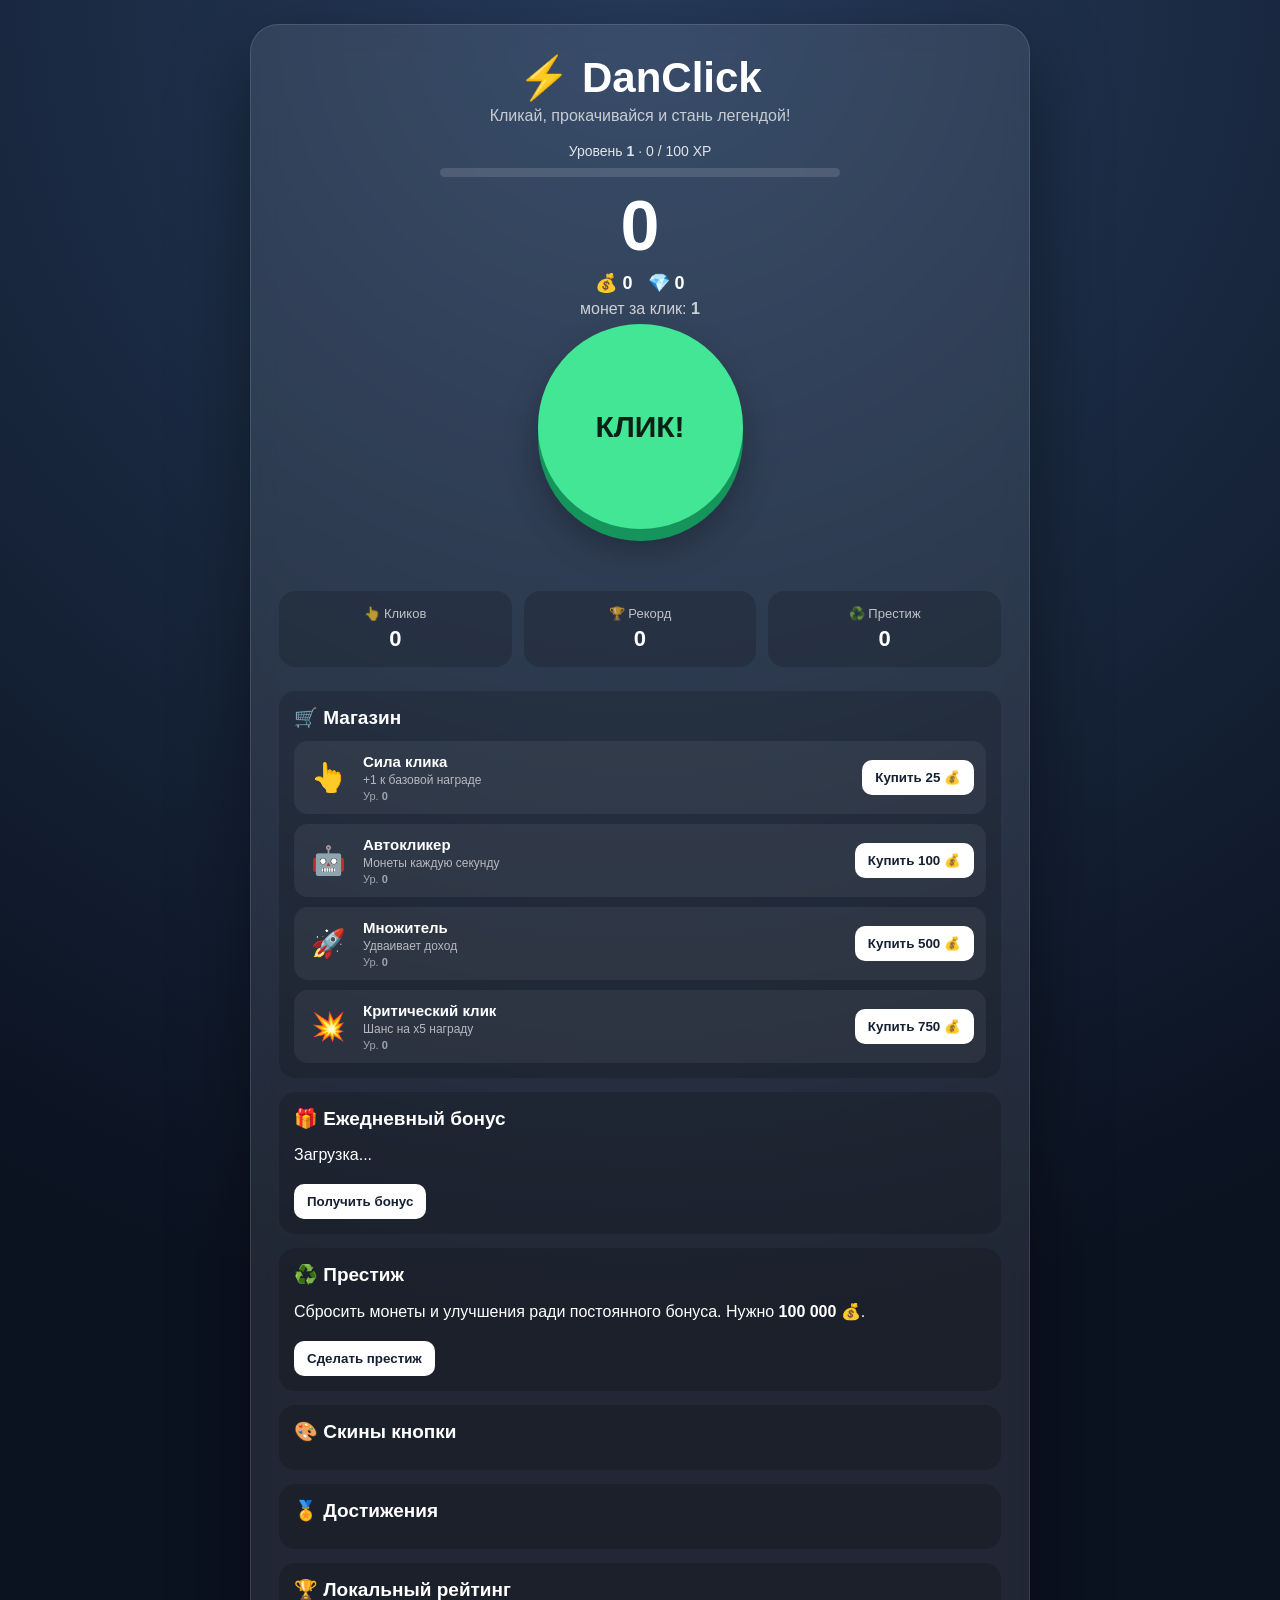
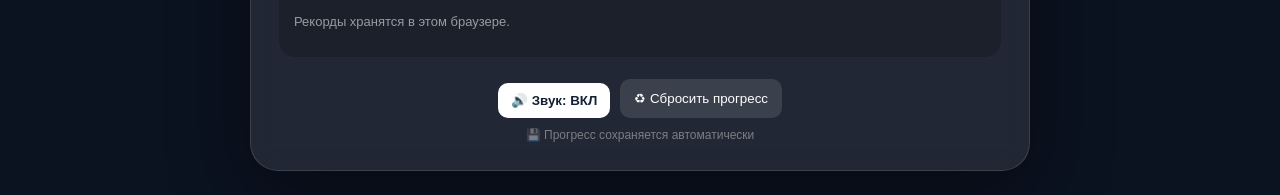
<file: index.html>
<!doctype html>
<html lang="ru">
<head>
<meta charset="UTF-8">
<meta name="viewport" content="width=device-width, initial-scale=1.0">
<title>DanClick</title>
<link rel="stylesheet" href="style.css">
</head>
<body>
<main class="game">
<header><h1>⚡ DanClick</h1><p class="subtitle">Кликай, прокачивайся и стань легендой!</p></header>

<section class="hero">
<div class="level-line">Уровень <b id="level">1</b> · <span id="levelProgress">0 / 100 XP</span></div>
<div class="progress"><div id="xpBar"></div></div>
<div id="score" class="score">0</div>
<div class="currency">💰 <b id="coins">0</b> &nbsp; 💎 <b id="crystals">0</b></div>
<div class="per-click">монет за клик: <b id="power">1</b></div>
<button id="clickButton" class="click-button">КЛИК!</button>
<div id="combo" class="combo"></div>
</section>

<section class="stats">
<div><span>👆 Кликов</span><b id="clicks">0</b></div>
<div><span>🏆 Рекорд</span><b id="best">0</b></div>
<div><span>♻️ Престиж</span><b id="prestige">0</b></div>
</section>

<section class="panel">
<h2>🛒 Магазин</h2>
<div class="shop-grid">
<article class="upgrade"><div class="icon">👆</div><div><h3>Сила клика</h3><p>+1 к базовой награде</p></div><button data-upgrade="power">Купить <b id="powerCost">25</b> 💰</button><small>Ур. <b id="powerLevel">0</b></small></article>
<article class="upgrade"><div class="icon">🤖</div><div><h3>Автокликер</h3><p>Монеты каждую секунду</p></div><button data-upgrade="auto">Купить <b id="autoCost">100</b> 💰</button><small>Ур. <b id="autoLevel">0</b></small></article>
<article class="upgrade"><div class="icon">🚀</div><div><h3>Множитель</h3><p>Удваивает доход</p></div><button data-upgrade="multi">Купить <b id="multiCost">500</b> 💰</button><small>Ур. <b id="multiLevel">0</b></small></article>
<article class="upgrade"><div class="icon">💥</div><div><h3>Критический клик</h3><p>Шанс на x5 награду</p></div><button data-upgrade="crit">Купить <b id="critCost">750</b> 💰</button><small>Ур. <b id="critLevel">0</b></small></article>
</div>
</section>

<section class="panel">
<h2>🎁 Ежедневный бонус</h2>
<p id="dailyText">Загрузка...</p>
<button id="dailyButton" class="action">Получить бонус</button>
</section>

<section class="panel">
<h2>♻️ Престиж</h2>
<p>Сбросить монеты и улучшения ради постоянного бонуса. Нужно <b>100 000 💰</b>.</p>
<button id="prestigeButton" class="action">Сделать престиж</button>
</section>

<section class="panel">
<h2>🎨 Скины кнопки</h2>
<div id="skins" class="skin-grid"></div>
</section>

<section class="panel">
<h2>🏅 Достижения</h2>
<div id="achievementsList"></div>
</section>

<section class="panel">
<h2>🏆 Локальный рейтинг</h2>
<p class="muted">Рекорды хранятся в этом браузере.</p>
<ol id="leaderboard"></ol>
</section>

<div class="actions">
<button id="soundButton" class="action">🔊 Звук: ВКЛ</button>
<button id="resetButton" class="reset-button">♻ Сбросить прогресс</button>
</div>
<p class="save-note">💾 Прогресс сохраняется автоматически</p>
</main>
<script src="script.js"></script>
</body>
</html>
</file>
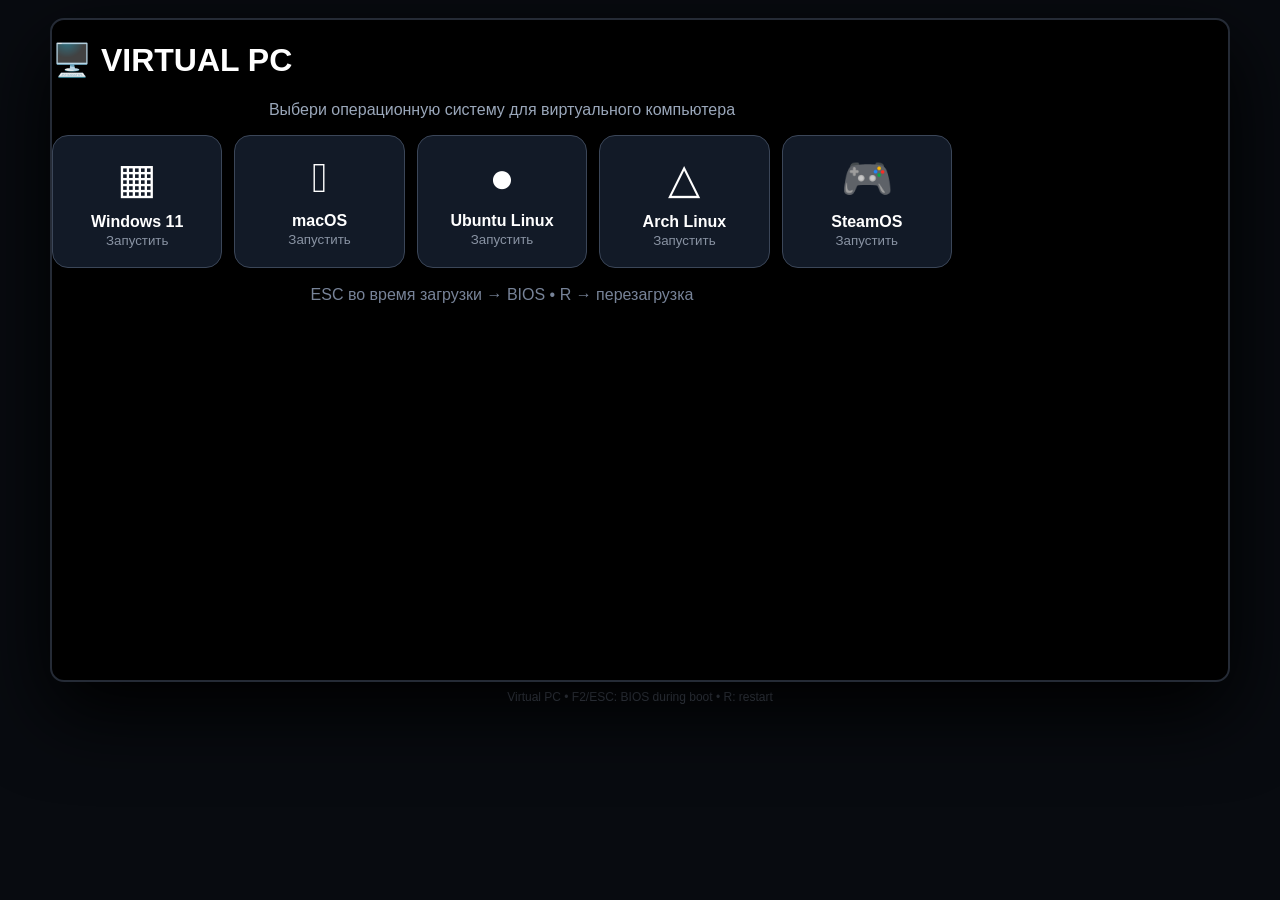
<file: os.html>
<!doctype html>
<html lang="ru">
<head>
<meta charset="UTF-8">
<meta name="viewport" content="width=device-width,initial-scale=1">
<title>Virtual PC — OS Simulator</title>
<link rel="stylesheet" href="os.css">
</head>
<body>
<div id="pc">
  <div id="screen">
    <div id="bios" class="view hidden"></div>
    <div id="boot" class="view hidden"></div>
    <div id="chooser" class="view hidden"></div>
    <div id="os" class="view hidden"></div>
  </div>
  <div class="pc-hint">Virtual PC • F2/ESC: BIOS during boot • R: restart</div>
</div>
<script src="os.js"></script>
</body>
</html>
</file>
<file: style.css>
*{box-sizing:border-box}
body{margin:0;min-height:100vh;font-family:Arial,sans-serif;background:radial-gradient(circle at top,#263c5c,#0b1220 70%);color:#fff;padding:24px 12px}
.game{width:min(780px,100%);margin:auto;background:rgba(255,255,255,.09);border:1px solid rgba(255,255,255,.12);padding:28px;border-radius:28px;box-shadow:0 25px 80px rgba(0,0,0,.4);backdrop-filter:blur(12px)}
header{text-align:center}h1{font-size:42px;margin:0 0 5px}.subtitle{opacity:.72;margin:0 0 18px}
.hero{text-align:center}.level-line{font-size:14px;opacity:.85}.progress{height:9px;background:rgba(255,255,255,.13);border-radius:99px;overflow:hidden;margin:9px auto;max-width:400px}.progress div{height:100%;width:0;background:#42e695;transition:width .2s}
.score{font-size:70px;font-weight:900;margin:6px}.currency{font-size:18px}.per-click{opacity:.75;margin:6px}
.click-button{width:205px;height:205px;border:0;border-radius:50%;font-size:30px;font-weight:900;cursor:pointer;background:#42e695;color:#092017;box-shadow:0 12px 0 #15945b,0 20px 35px rgba(0,0,0,.3);transition:.08s;user-select:none}.click-button:hover{filter:brightness(1.08);transform:scale(1.02)}.click-button:active{transform:translateY(10px) scale(.98);box-shadow:0 3px 0 #15945b}.combo{height:24px;margin-top:14px;color:#ffe27a;font-weight:800}
.stats{display:grid;grid-template-columns:repeat(3,1fr);gap:12px;margin:24px 0}.stats div,.panel{background:rgba(0,0,0,.16);padding:15px;border-radius:16px}.stats{text-align:center}.stats span,.stats b{display:block}.stats span{font-size:13px;opacity:.7}.stats b{font-size:22px;margin-top:5px}
.panel{margin-top:14px}h2{font-size:19px;margin:0 0 12px}.muted{opacity:.55;font-size:13px}.shop-grid{display:grid;gap:10px}.upgrade{display:grid;grid-template-columns:45px 1fr auto;grid-template-rows:auto auto;gap:3px 12px;align-items:center;background:rgba(255,255,255,.06);padding:12px;border-radius:14px}.upgrade .icon{grid-row:1/3;font-size:28px;text-align:center}.upgrade h3{margin:0;font-size:15px}.upgrade p{margin:3px 0 0;font-size:12px;opacity:.65}.upgrade button,.action{border:0;border-radius:10px;padding:10px 13px;cursor:pointer;font-weight:700;background:#fff;color:#152033}.upgrade button{grid-column:3;grid-row:1/3}.upgrade button:disabled,.action:disabled{opacity:.35;cursor:not-allowed}.upgrade small{font-size:11px;opacity:.55}
.action{margin-top:4px}.reset-button{border:0;border-radius:10px;padding:10px 14px;cursor:pointer;background:rgba(255,255,255,.12);color:#fff}.actions{display:flex;justify-content:center;gap:10px;margin-top:22px;flex-wrap:wrap}
.skin-grid{display:grid;grid-template-columns:repeat(4,1fr);gap:9px}.skin{padding:10px;border-radius:12px;text-align:center;background:rgba(255,255,255,.06);cursor:pointer;border:2px solid transparent}.skin.active{border-color:#fff}.skin.locked{opacity:.4}.skin-preview{width:55px;height:55px;border-radius:50%;margin:auto auto 7px}.skin small{display:block}
.achievement{display:inline-block;padding:8px 10px;margin:3px;background:rgba(255,255,255,.07);border-radius:10px;font-size:12px;opacity:.4}.achievement.done{opacity:1;background:rgba(66,230,149,.16)}
#leaderboard{margin:0;padding-left:25px}.coin{position:fixed;pointer-events:none;font-weight:900;color:#ffe27a;animation:fly .8s ease-out forwards;z-index:10}@keyframes fly{to{transform:translateY(-80px);opacity:0}}
.save-note{text-align:center;font-size:12px;opacity:.4;margin:10px 0 0}
body.skin-neon .game{background:rgba(42,8,70,.35)}body.skin-fire .game{background:rgba(80,20,10,.3)}body.skin-ice .game{background:rgba(10,50,80,.3)}
@media(max-width:560px){.game{padding:19px}.stats{grid-template-columns:1fr 1fr}.stats div:last-child{grid-column:1/-1}.upgrade{grid-template-columns:38px 1fr}.upgrade button{grid-column:2;grid-row:2;width:max-content}.click-button{width:175px;height:175px}.skin-grid{grid-template-columns:repeat(2,1fr)}}\n
.browser-panel{overflow:hidden}
.browser{border-radius:15px;overflow:hidden;background:#fff;color:#172033;border:1px solid rgba(255,255,255,.14)}
.browser-top{display:grid;grid-template-columns:auto auto auto 1fr auto auto;gap:6px;padding:8px;background:#e9edf3;align-items:center}
.browser-top button,.browser-quick{border:0;border-radius:8px;padding:8px 10px;cursor:pointer;background:#d8dee8;color:#172033;font-weight:700}
.browser-top button:hover,.browser-quick:hover{filter:brightness(.96)}
#browserUrl{min-width:0;width:100%;border:1px solid #c6ccd6;border-radius:8px;padding:9px 11px;background:#fff;color:#172033;outline:none}
.browser-tabs{display:flex;gap:6px;padding:7px 8px;background:#f4f6f9;border-top:1px solid #d9dee6;border-bottom:1px solid #d9dee6;overflow:auto}
.browser-quick{font-size:12px;padding:6px 10px;white-space:nowrap}
#browserFrame{display:block;width:100%;height:430px;border:0;background:#fff}
@media(max-width:700px){.browser-top{grid-template-columns:auto auto auto 1fr auto}.browser-top #browserExternal{grid-column:1/-1}.browser-top #browserGo{display:none}#browserFrame{height:360px}}
</file>
<file: os.css>
*{box-sizing:border-box}html,body{margin:0;min-height:100%;background:#080b10;color:#fff;font-family:Arial,sans-serif}body{display:grid;place-items:center;padding:18px}.view{width:100%;height:100%}.hidden{display:none!important}
#pc{width:min(1180px,100%);}.pc-hint{text-align:center;color:#687386;font-size:12px;margin-top:8px}
#screen{position:relative;aspect-ratio:16/9;min-height:560px;overflow:hidden;border:2px solid #252b36;border-radius:14px;background:#000;box-shadow:0 30px 80px #000}
.bios{font-family:Consolas,monospace;background:#111;color:#e8edf4;padding:34px}.bios h1{font-size:22px}.bios .row{display:flex;justify-content:space-between;padding:8px 0;border-bottom:1px solid #252525}.bios .selected{background:#ddd;color:#111;padding:8px}.bios .footer{position:absolute;bottom:20px;left:34px;color:#aaa}
.boot{font-family:Consolas,monospace;background:#020202;color:#eee;display:grid;place-items:center}.bootbox{width:min(650px,80%)}.boot-title{font-size:26px;margin-bottom:20px}.bar{height:12px;background:#252525;border-radius:10px;overflow:hidden}.bar i{display:block;height:100%;width:0;background:#fff;transition:width .15s}.bootline{color:#8993a3;margin-top:12px}
.chooser{background:radial-gradient(circle at 50% 30%,#24364f,#070b12 65%);display:grid;place-items:center}.chooser-box{width:min(900px,90%)}.chooser h1{text-align:center}.systems{display:grid;grid-template-columns:repeat(5,1fr);gap:12px}.system{border:1px solid #3b4658;background:#121a27;border-radius:16px;padding:18px;cursor:pointer;text-align:center;transition:.15s}.system:hover{transform:translateY(-5px);border-color:#fff}.logo{font-size:42px;margin-bottom:10px}.system small{color:#8993a3}.chooser-tip{text-align:center;color:#778398;margin-top:18px}
.desktop{height:100%;position:relative;overflow:hidden}.taskbar{position:absolute;left:0;right:0;bottom:0;height:54px;display:flex;align-items:center;gap:8px;padding:7px 10px;z-index:5}.taskbtn{border:0;background:#ffffff20;color:#fff;border-radius:9px;padding:9px 12px;cursor:pointer}.window{position:absolute;left:10%;top:9%;width:70%;height:68%;border-radius:12px;overflow:hidden;box-shadow:0 20px 60px #0008;background:#111;color:#fff}.winbar{height:42px;display:flex;align-items:center;justify-content:space-between;padding:0 12px;background:#202735}.winbody{padding:18px;overflow:auto;height:calc(100% - 42px)}.start{position:absolute;left:10px;bottom:64px;width:330px;background:#17202eeb;border:1px solid #ffffff18;border-radius:16px;padding:16px;z-index:10}.start button{display:block;width:100%;margin:6px 0;padding:10px;border:0;border-radius:9px;background:#ffffff12;color:#fff;text-align:left;cursor:pointer}
.win{background:linear-gradient(135deg,#eaf1ff,#cfd9ec);color:#111}.win .taskbar{background:#101725d9}.win .start{background:#182338f2;color:#fff}.win .winbar{background:#f4f6fb;color:#111}.win .taskbtn{color:#fff}.win .window{background:#fff;color:#111}.win .window .winbar{background:#f1f3f7}
.mac{background:linear-gradient(135deg,#dce8f7,#9fb4cc);color:#111}.mac .taskbar{top:0;bottom:auto;height:40px;background:#ffffffaa;color:#111;justify-content:center}.mac .window{background:#f8f8f8;color:#111}.mac .winbar{background:#e7e7e7;color:#111}.dock{position:absolute;bottom:10px;left:50%;transform:translateX(-50%);background:#ffffffaa;padding:8px 14px;border-radius:18px;display:flex;gap:8px;z-index:6}.dock button{font-size:25px;border:0;background:none;cursor:pointer}
.linux{background:linear-gradient(135deg,#24134a,#090d16);color:#eee}.linux .taskbar{background:#111a26dd}.linux .window{background:#171b22;color:#eee}.linux .winbar{background:#252a34}.terminal{font-family:Consolas,monospace;background:#090b0e;color:#b8ffbd;border-radius:10px;padding:14px;white-space:pre-line}
.arch{background:#0c1118;color:#d7e5ef}.arch .taskbar{background:#101820}.arch .window{background:#111820;color:#d7e5ef}.arch .winbar{background:#17232c}.arch .terminal{color:#69d5ff}
.steam{background:radial-gradient(circle at 50% 25%,#1f4e73,#07121d 70%);color:#fff}.steam .taskbar{background:#081522e8}.steam .window{background:#102334;color:#fff}.steam .winbar{background:#17344c}.gamecards{display:grid;grid-template-columns:repeat(3,1fr);gap:12px}.gamecard{padding:28px 12px;background:#17344c;border-radius:12px;text-align:center;font-size:22px}
.app-grid{display:grid;grid-template-columns:repeat(3,1fr);gap:12px}.app{padding:18px;border-radius:12px;background:#ffffff12}.small{color:#8592a5;font-size:13px}
@media(max-width:800px){#screen{min-height:500px}.systems{grid-template-columns:repeat(2,1fr)}.window{width:88%;left:6%}.gamecards{grid-template-columns:1fr 1fr}}
</file>
